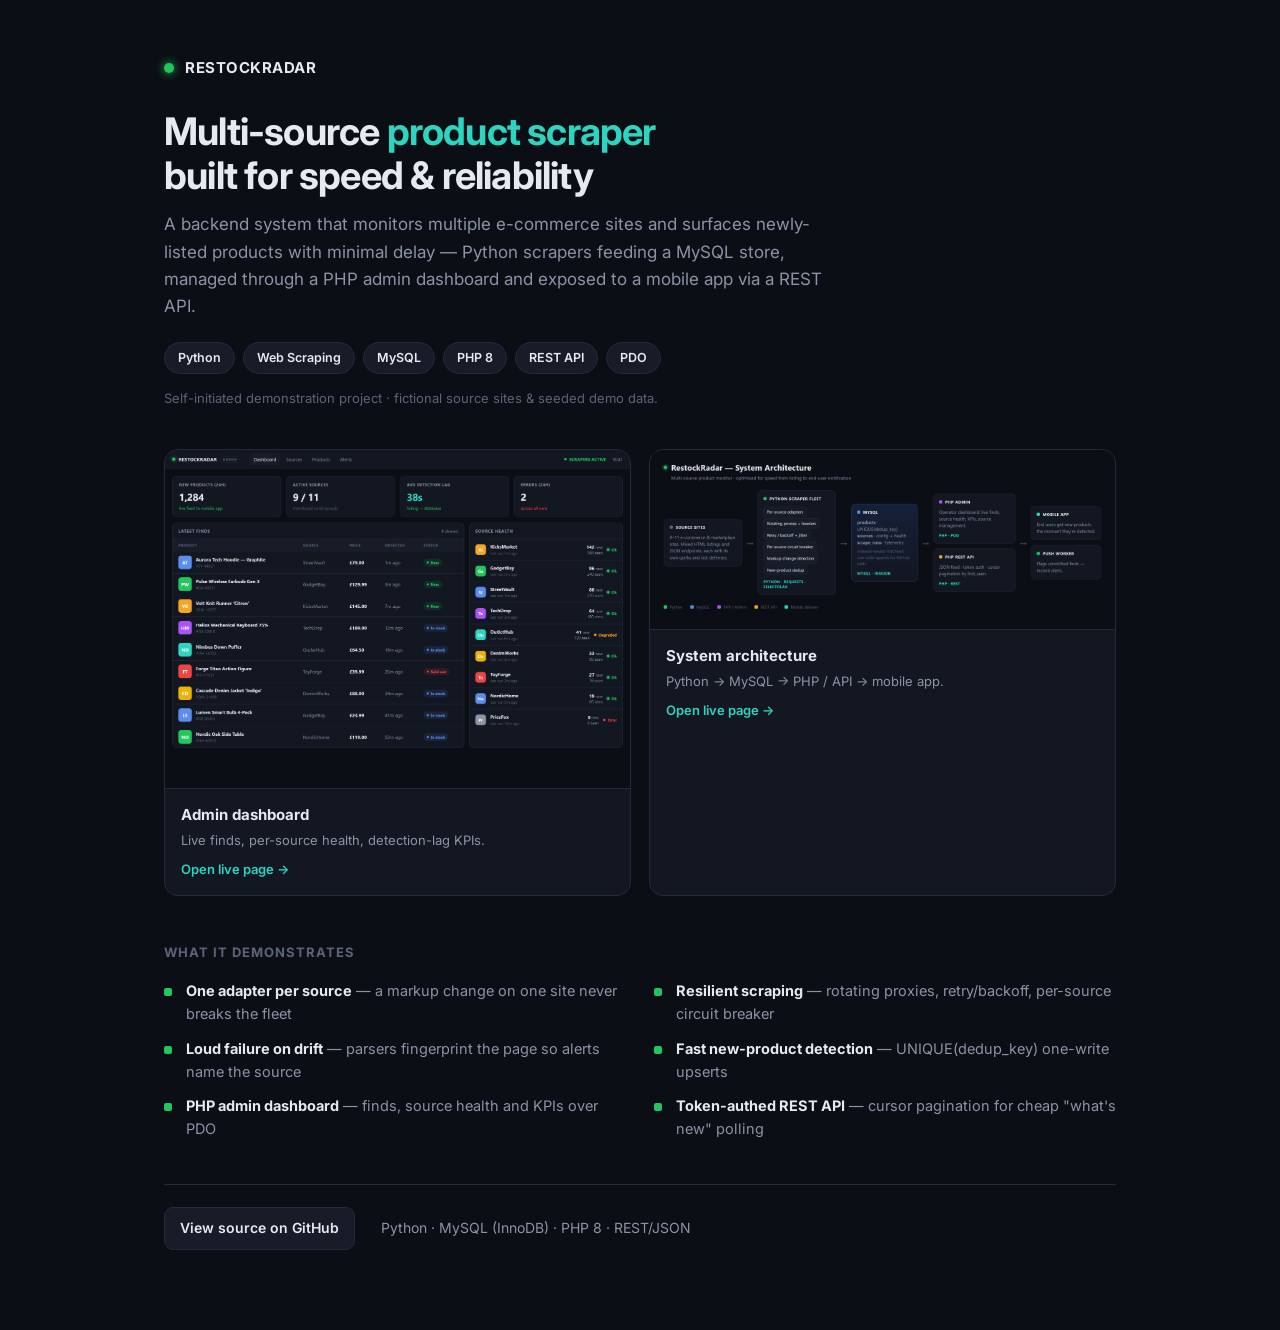
<file: index.html>
<!doctype html>
<html lang="en"><head>
<meta charset="utf-8"><meta name="viewport" content="width=device-width,initial-scale=1">
<title>RestockRadar &mdash; Multi-Source Product Scraper</title>
<meta name="description" content="A multi-source new-product scraper: Python scrapers, MySQL, PHP admin dashboard and REST API for a mobile app.">
<link rel="preconnect" href="https://fonts.googleapis.com"><link rel="preconnect" href="https://fonts.gstatic.com" crossorigin>
<link href="https://fonts.googleapis.com/css2?family=Inter:wght@400;500;600;700&display=swap" rel="stylesheet">
<style>
:root{--bg:#0b0e14;--panel:#131722;--panel2:#171c28;--border:#232a3a;--ink:#e6e9f0;
  --muted:#8b93a7;--faint:#5b6478;--green:#22c55e;--teal:#2dd4bf;--blue:#5b8def}
*{box-sizing:border-box;margin:0;padding:0;
  font-family:'Inter',-apple-system,BlinkMacSystemFont,'Segoe UI',Roboto,sans-serif}
body{background:var(--bg);color:var(--ink);line-height:1.6;-webkit-font-smoothing:antialiased}
a{color:var(--teal);text-decoration:none}
.wrap{max-width:1000px;margin:0 auto;padding:56px 24px 80px}
.brand{display:flex;align-items:center;gap:11px;font-weight:700;font-size:15px;letter-spacing:.5px;margin-bottom:30px}
.brand .dot{width:10px;height:10px;border-radius:50%;background:var(--green);box-shadow:0 0 10px var(--green)}
h1{font-size:38px;font-weight:700;letter-spacing:-.8px;line-height:1.15;margin-bottom:14px}
h1 .g{color:var(--teal)}
.lead{font-size:17px;color:var(--muted);max-width:680px;margin-bottom:22px}
.badges{display:flex;flex-wrap:wrap;gap:8px;margin-bottom:14px}
.badge{background:var(--panel2);border:1px solid var(--border);border-radius:20px;
  padding:5px 13px;font-size:12.5px;font-weight:600;color:var(--ink)}
.note{font-size:13px;color:var(--faint);margin-bottom:40px}
.demos{display:grid;grid-template-columns:1fr 1fr;gap:18px;margin-bottom:46px}
@media(max-width:760px){.demos{grid-template-columns:1fr}}
.demo{background:var(--panel);border:1px solid var(--border);border-radius:14px;overflow:hidden;
  transition:border-color .15s,transform .15s;display:block}
.demo:hover{border-color:var(--teal);transform:translateY(-2px)}
.demo img{width:100%;display:block;border-bottom:1px solid var(--border)}
.demo .cap{padding:14px 16px}
.demo .cap .t{font-weight:700;color:var(--ink);font-size:15px}
.demo .cap .d{color:var(--muted);font-size:13px;margin-top:3px}
.demo .cap .go{color:var(--teal);font-size:13px;font-weight:600;margin-top:8px;display:inline-block}
h2{font-size:13px;text-transform:uppercase;letter-spacing:1px;color:var(--faint);
  font-weight:700;margin:0 0 16px}
ul{list-style:none;display:grid;grid-template-columns:1fr 1fr;gap:11px 28px;margin-bottom:44px}
@media(max-width:760px){ul{grid-template-columns:1fr}}
li{position:relative;padding-left:22px;color:var(--ink);font-size:14.5px}
li::before{content:"";position:absolute;left:0;top:9px;width:8px;height:8px;border-radius:2px;background:var(--green)}
li b{color:var(--ink)} li span{color:var(--muted)}
.foot{border-top:1px solid var(--border);padding-top:22px;display:flex;flex-wrap:wrap;gap:10px 26px;
  align-items:center;font-size:14px;color:var(--muted)}
.btn{background:var(--panel2);border:1px solid var(--border);border-radius:9px;padding:9px 15px;
  font-weight:600;color:var(--ink)}
.btn:hover{border-color:var(--teal)}
</style></head>
<body><div class="wrap">

<div class="brand"><span class="dot"></span>RESTOCKRADAR</div>

<h1>Multi-source <span class="g">product scraper</span><br>built for speed &amp; reliability</h1>
<p class="lead">A backend system that monitors multiple e-commerce sites and surfaces newly-listed
products with minimal delay &mdash; Python scrapers feeding a MySQL store, managed through a PHP
admin dashboard and exposed to a mobile app via a REST API.</p>

<div class="badges">
  <span class="badge">Python</span><span class="badge">Web Scraping</span>
  <span class="badge">MySQL</span><span class="badge">PHP 8</span>
  <span class="badge">REST API</span><span class="badge">PDO</span>
</div>
<p class="note">Self-initiated demonstration project &middot; fictional source sites &amp; seeded demo data.</p>

<div class="demos">
  <a class="demo" href="admin/preview.html">
    <img src="screenshots/dashboard.png" alt="Admin dashboard">
    <div class="cap"><div class="t">Admin dashboard</div>
      <div class="d">Live finds, per-source health, detection-lag KPIs.</div>
      <span class="go">Open live page &rarr;</span></div>
  </a>
  <a class="demo" href="admin/architecture.html">
    <img src="screenshots/architecture.png" alt="System architecture">
    <div class="cap"><div class="t">System architecture</div>
      <div class="d">Python &rarr; MySQL &rarr; PHP / API &rarr; mobile app.</div>
      <span class="go">Open live page &rarr;</span></div>
  </a>
</div>

<h2>What it demonstrates</h2>
<ul>
  <li><b>One adapter per source</b> <span>&mdash; a markup change on one site never breaks the fleet</span></li>
  <li><b>Resilient scraping</b> <span>&mdash; rotating proxies, retry/backoff, per-source circuit breaker</span></li>
  <li><b>Loud failure on drift</b> <span>&mdash; parsers fingerprint the page so alerts name the source</span></li>
  <li><b>Fast new-product detection</b> <span>&mdash; UNIQUE(dedup_key) one-write upserts</span></li>
  <li><b>PHP admin dashboard</b> <span>&mdash; finds, source health and KPIs over PDO</span></li>
  <li><b>Token-authed REST API</b> <span>&mdash; cursor pagination for cheap "what's new" polling</span></li>
</ul>

<div class="foot">
  <a class="btn" href="https://github.com/pappymorreto/RestockRadar">View source on GitHub</a>
  <span>Python &middot; MySQL (InnoDB) &middot; PHP 8 &middot; REST/JSON</span>
</div>

</div></body></html>
</file>
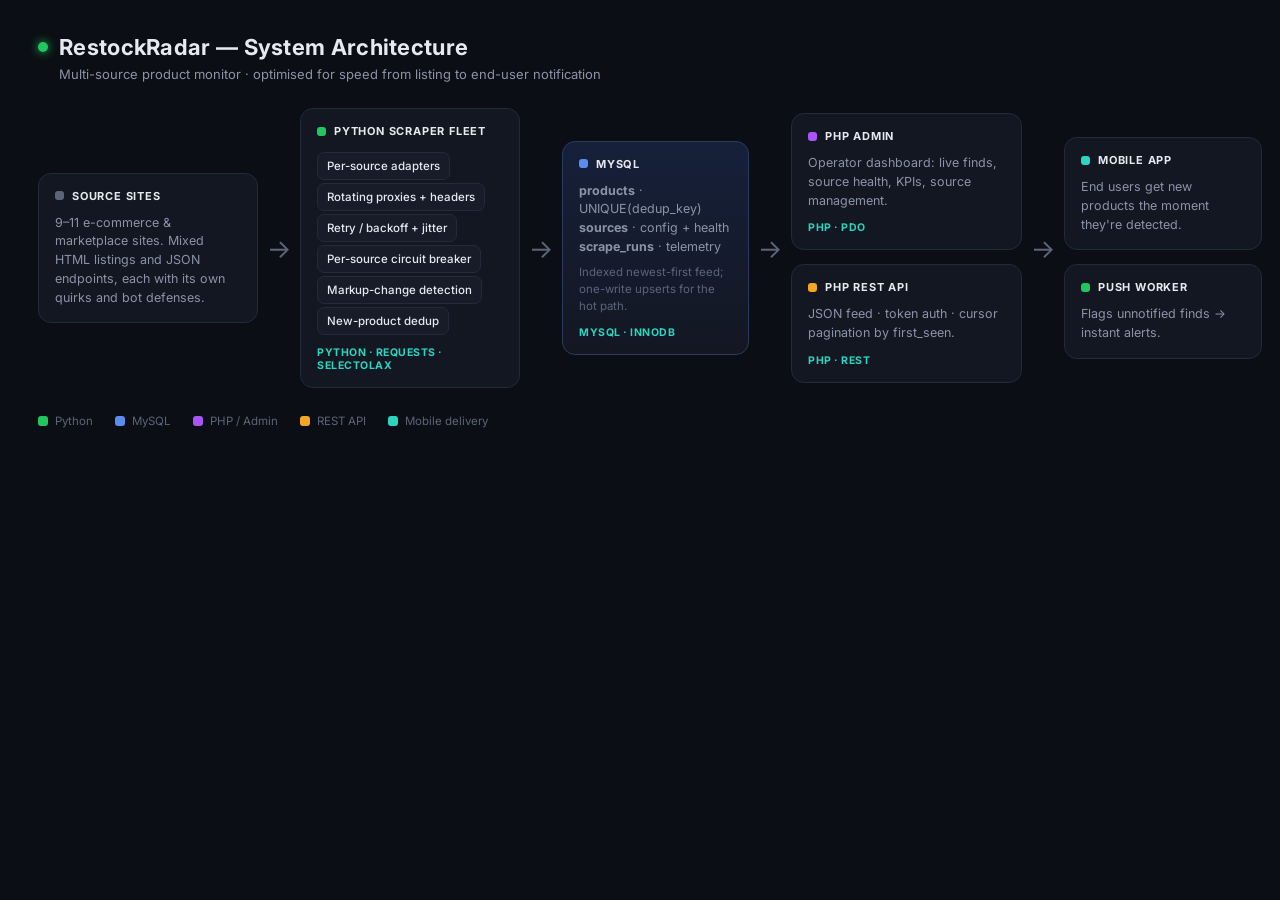
<file: admin/architecture.html>
<!doctype html>
<html lang="en"><head><meta charset="utf-8"><meta name="viewport" content="width=device-width,initial-scale=1">
<title>RestockRadar &mdash; System Architecture</title>
<link rel="preconnect" href="https://fonts.googleapis.com"><link rel="preconnect" href="https://fonts.gstatic.com" crossorigin>
<link href="https://fonts.googleapis.com/css2?family=Inter:wght@400;500;600;700&display=swap" rel="stylesheet">
<style>
:root{--bg:#0b0e14;--panel:#131722;--panel2:#171c28;--border:#232a3a;--ink:#e6e9f0;
  --muted:#8b93a7;--faint:#5b6478;--green:#22c55e;--teal:#2dd4bf;--amber:#f5a623;
  --red:#ef4444;--blue:#5b8def;--purple:#a855f7}
*{box-sizing:border-box;margin:0;padding:0;font-family:'Inter',-apple-system,BlinkMacSystemFont,'Segoe UI',Roboto,sans-serif}
body{background:var(--bg);color:var(--ink);padding:34px 38px;width:1300px}
.head{display:flex;align-items:center;gap:11px;margin-bottom:6px}
.head .dot{width:10px;height:10px;border-radius:50%;background:var(--green);box-shadow:0 0 10px var(--green)}
.head h1{font-size:22px;font-weight:700;letter-spacing:.3px}
.sub{color:var(--muted);font-size:13px;margin-bottom:26px;margin-left:21px}
.flow{display:flex;align-items:stretch;gap:0}
.col{display:flex;flex-direction:column;gap:14px;justify-content:center;flex:1}
.arrow{display:flex;align-items:center;justify-content:center;color:var(--faint);
  font-size:26px;width:42px;flex:none}
.card{background:var(--panel);border:1px solid var(--border);border-radius:13px;padding:15px 16px}
.card .ttl{font-size:11px;text-transform:uppercase;letter-spacing:.8px;font-weight:700;
  display:flex;align-items:center;gap:8px;margin-bottom:11px}
.card .ttl .b{width:9px;height:9px;border-radius:3px}
.card .lead{font-size:12.5px;color:var(--muted);line-height:1.5}
.chip{display:inline-block;background:var(--panel2);border:1px solid var(--border);
  border-radius:7px;padding:6px 9px;font-size:11.5px;color:var(--ink);margin:3px 3px 0 0;font-weight:500}
.tech{margin-top:11px;font-size:10.5px;letter-spacing:.5px;font-weight:700;color:var(--teal);text-transform:uppercase}
.db{background:linear-gradient(180deg,#16203a,#131722);border-color:#2b3a5e}
.small{font-size:11.5px;color:var(--faint);margin-top:7px;line-height:1.5}
.stack{display:flex;flex-direction:column;gap:14px;flex:1;justify-content:center}
.legend{margin-top:26px;display:flex;gap:22px;color:var(--faint);font-size:11.5px}
.legend span{display:inline-flex;align-items:center;gap:7px}
.legend i{width:10px;height:10px;border-radius:3px;display:inline-block}
</style></head>
<body>
<div class="head"><span class="dot"></span><h1>RestockRadar &mdash; System Architecture</h1></div>
<div class="sub">Multi-source product monitor &middot; optimised for speed from listing to end-user notification</div>

<div class="flow">
  <div class="col">
    <div class="card">
      <div class="ttl"><span class="b" style="background:var(--faint)"></span>Source sites</div>
      <div class="lead">9&ndash;11 e-commerce &amp; marketplace sites. Mixed HTML listings and JSON endpoints, each with its own quirks and bot defenses.</div>
    </div>
  </div>

  <div class="arrow">&rarr;</div>

  <div class="col">
    <div class="card">
      <div class="ttl"><span class="b" style="background:var(--green)"></span>Python scraper fleet</div>
      <div>
        <span class="chip">Per-source adapters</span>
        <span class="chip">Rotating proxies + headers</span>
        <span class="chip">Retry / backoff + jitter</span>
        <span class="chip">Per-source circuit breaker</span>
        <span class="chip">Markup-change detection</span>
        <span class="chip">New-product dedup</span>
      </div>
      <div class="tech">Python &middot; requests &middot; selectolax</div>
    </div>
  </div>

  <div class="arrow">&rarr;</div>

  <div class="col" style="flex:.85">
    <div class="card db">
      <div class="ttl"><span class="b" style="background:var(--blue)"></span>MySQL</div>
      <div class="lead">
        <b>products</b> &middot; UNIQUE(dedup_key)<br>
        <b>sources</b> &middot; config + health<br>
        <b>scrape_runs</b> &middot; telemetry
      </div>
      <div class="small">Indexed newest-first feed; one-write upserts for the hot path.</div>
      <div class="tech">MySQL &middot; InnoDB</div>
    </div>
  </div>

  <div class="arrow">&rarr;</div>

  <div class="col" style="flex:1.05">
    <div class="stack">
      <div class="card">
        <div class="ttl"><span class="b" style="background:var(--purple)"></span>PHP admin</div>
        <div class="lead">Operator dashboard: live finds, source health, KPIs, source management.</div>
        <div class="tech">PHP &middot; PDO</div>
      </div>
      <div class="card">
        <div class="ttl"><span class="b" style="background:var(--amber)"></span>PHP REST API</div>
        <div class="lead">JSON feed &middot; token auth &middot; cursor pagination by first_seen.</div>
        <div class="tech">PHP &middot; REST</div>
      </div>
    </div>
  </div>

  <div class="arrow">&rarr;</div>

  <div class="col" style="flex:.9">
    <div class="stack">
      <div class="card">
        <div class="ttl"><span class="b" style="background:var(--teal)"></span>Mobile app</div>
        <div class="lead">End users get new products the moment they're detected.</div>
      </div>
      <div class="card">
        <div class="ttl"><span class="b" style="background:var(--green)"></span>Push worker</div>
        <div class="lead">Flags unnotified finds &rarr; instant alerts.</div>
      </div>
    </div>
  </div>
</div>

<div class="legend">
  <span><i style="background:var(--green)"></i>Python</span>
  <span><i style="background:var(--blue)"></i>MySQL</span>
  <span><i style="background:var(--purple)"></i>PHP / Admin</span>
  <span><i style="background:var(--amber)"></i>REST API</span>
  <span><i style="background:var(--teal)"></i>Mobile delivery</span>
</div>
</body></html>
</file>
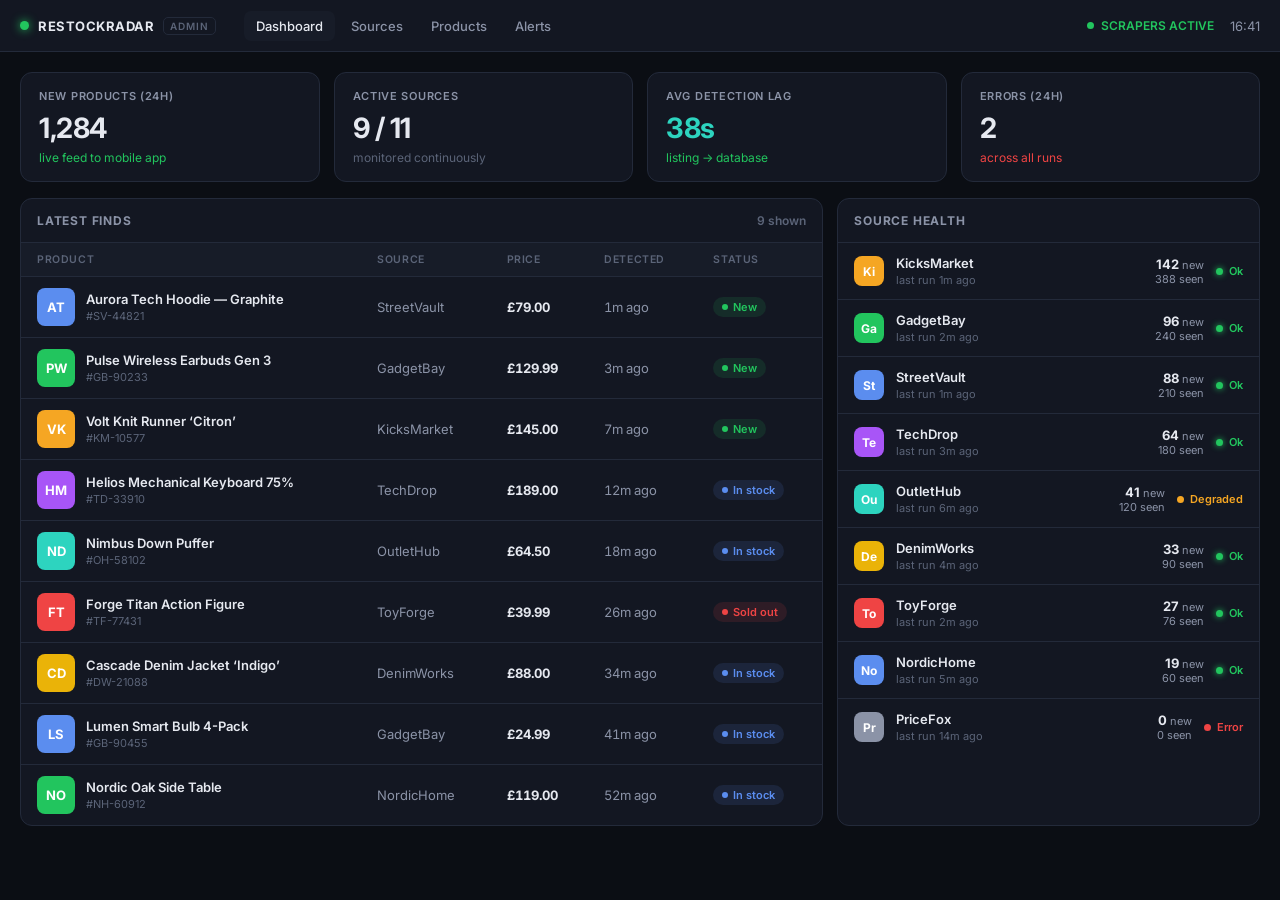
<file: admin/preview.html>
<!doctype html>
<html lang="en"><head>
<meta charset="utf-8"><meta name="viewport" content="width=device-width,initial-scale=1">
<title>RestockRadar &mdash; Admin</title>
<link rel="preconnect" href="https://fonts.googleapis.com"><link rel="preconnect" href="https://fonts.gstatic.com" crossorigin>
<link href="https://fonts.googleapis.com/css2?family=Inter:wght@400;500;600;700&display=swap" rel="stylesheet">
<style>
:root{
  --bg:#0b0e14; --panel:#131722; --panel-2:#171c28; --border:#232a3a;
  --ink:#e6e9f0; --muted:#8b93a7; --faint:#5b6478;
  --green:#22c55e; --teal:#2dd4bf; --amber:#f5a623; --red:#ef4444; --blue:#5b8def;
}
*{box-sizing:border-box;margin:0;padding:0}
html,body{background:var(--bg);color:var(--ink);
  font-family:"Inter",-apple-system,BlinkMacSystemFont,"Segoe UI",Roboto,sans-serif;
  font-size:13px;-webkit-font-smoothing:antialiased}
a{color:inherit;text-decoration:none}
.topbar{display:flex;align-items:center;gap:18px;height:52px;padding:0 20px;
  background:var(--panel);border-bottom:1px solid var(--border)}
.brand{display:flex;align-items:center;gap:9px;font-weight:700;letter-spacing:.5px}
.brand .dot{width:9px;height:9px;border-radius:50%;background:var(--green);box-shadow:0 0 10px var(--green)}
.brand .tag{font-size:10px;color:var(--faint);font-weight:600;letter-spacing:1px;
  border:1px solid var(--border);padding:2px 6px;border-radius:5px}
.topbar nav{display:flex;gap:4px;margin-left:10px}
.topbar nav a{padding:7px 12px;border-radius:7px;color:var(--muted);font-weight:500}
.topbar nav a.active{background:var(--panel-2);color:var(--ink)}
.topbar .right{margin-left:auto;display:flex;align-items:center;gap:16px;color:var(--muted)}
.live{display:flex;align-items:center;gap:7px;color:var(--green);font-weight:600;font-size:12px}
.live .pulse{width:7px;height:7px;border-radius:50%;background:var(--green)}
.wrap{padding:20px;max-width:1320px;margin:0 auto}
.kpis{display:grid;grid-template-columns:repeat(4,1fr);gap:14px;margin-bottom:16px}
.kpi{background:var(--panel);border:1px solid var(--border);border-radius:12px;padding:16px 18px}
.kpi .label{color:var(--muted);font-size:11px;text-transform:uppercase;letter-spacing:.7px;font-weight:600}
.kpi .value{font-size:28px;font-weight:700;margin-top:8px;letter-spacing:-.5px}
.kpi .sub{font-size:12px;margin-top:5px;color:var(--faint)}
.kpi .sub.up{color:var(--green)} .kpi .sub.down{color:var(--red)}
.kpi .value.accent{color:var(--teal)}
.grid{display:grid;grid-template-columns:1.9fr 1fr;gap:14px}
.panel{background:var(--panel);border:1px solid var(--border);border-radius:12px;overflow:hidden}
.panel h2{font-size:12px;text-transform:uppercase;letter-spacing:.8px;color:var(--muted);
  padding:14px 16px;border-bottom:1px solid var(--border);display:flex;align-items:center;gap:8px;font-weight:700}
.panel h2 .count{margin-left:auto;color:var(--faint);font-weight:600;letter-spacing:0;text-transform:none}
table{width:100%;border-collapse:collapse}
thead th{font-size:10.5px;text-transform:uppercase;letter-spacing:.6px;color:var(--faint);
  text-align:left;padding:10px 16px;font-weight:600;background:var(--panel-2)}
tbody td{padding:11px 16px;border-top:1px solid var(--border);vertical-align:middle}
.prod{display:flex;align-items:center;gap:11px}
.thumb{width:38px;height:38px;border-radius:8px;flex:none;display:flex;align-items:center;
  justify-content:center;font-weight:700;font-size:13px;color:#fff}
.prod .name{font-weight:600} .prod .id{color:var(--faint);font-size:11px;margin-top:2px}
.price{font-weight:700;font-variant-numeric:tabular-nums}
.src{color:var(--muted)}
.when{color:var(--muted);font-variant-numeric:tabular-nums}
.pill{display:inline-flex;align-items:center;gap:5px;padding:3px 9px;border-radius:20px;font-size:11px;font-weight:600}
.pill.new{background:rgba(34,197,94,.12);color:var(--green)}
.pill.stock{background:rgba(91,141,239,.12);color:var(--blue)}
.pill.sold{background:rgba(239,68,68,.12);color:var(--red)}
.pill::before{content:"";width:6px;height:6px;border-radius:50%;background:currentColor}
.src-row{display:flex;align-items:center;gap:12px;padding:12px 16px;border-top:1px solid var(--border)}
.src-row:first-of-type{border-top:none}
.src-row .ico{width:30px;height:30px;border-radius:8px;display:flex;align-items:center;
  justify-content:center;font-weight:700;color:#fff;font-size:12px;flex:none}
.src-row .meta{flex:1;min-width:0}
.src-row .meta .nm{font-weight:600}
.src-row .meta .sb{color:var(--faint);font-size:11px;margin-top:2px}
.status{display:inline-flex;align-items:center;gap:6px;font-size:11px;font-weight:600}
.status .d{width:7px;height:7px;border-radius:50%}
.status.ok{color:var(--green)} .status.ok .d{background:var(--green);box-shadow:0 0 6px var(--green)}
.status.degraded{color:var(--amber)} .status.degraded .d{background:var(--amber)}
.status.error{color:var(--red)} .status.error .d{background:var(--red)}
.items{text-align:right;font-size:11px;color:var(--muted);min-width:78px}
.items b{color:var(--ink);font-size:13px}
</style></head><body>
<header class="topbar">
  <div class="brand"><span class="dot"></span>RESTOCKRADAR <span class="tag">ADMIN</span></div>
  <nav><a class="active">Dashboard</a><a>Sources</a><a>Products</a><a>Alerts</a></nav>
  <div class="right"><span class="live"><span class="pulse"></span>SCRAPERS ACTIVE</span><span>16:41</span></div>
</header>
<div class="wrap">
  <section class="kpis">
    <div class="kpi"><div class="label">New products (24h)</div><div class="value">1,284</div><div class="sub up">live feed to mobile app</div></div>
    <div class="kpi"><div class="label">Active sources</div><div class="value">9 / 11</div><div class="sub">monitored continuously</div></div>
    <div class="kpi"><div class="label">Avg detection lag</div><div class="value accent">38s</div><div class="sub up">listing &rarr; database</div></div>
    <div class="kpi"><div class="label">Errors (24h)</div><div class="value">2</div><div class="sub down">across all runs</div></div>
  </section>
  <div class="grid">
    <div class="panel">
      <h2>Latest finds <span class="count">9 shown</span></h2>
      <table><thead><tr><th>Product</th><th>Source</th><th>Price</th><th>Detected</th><th>Status</th></tr></thead><tbody>
        <tr><td><div class="prod"><div class="thumb" style="background:#5b8def">AT</div><div><div class="name">Aurora Tech Hoodie &mdash; Graphite</div><div class="id">#SV-44821</div></div></div></td><td class="src">StreetVault</td><td class="price">&pound;79.00</td><td class="when">1m ago</td><td><span class="pill new">New</span></td></tr>
        <tr><td><div class="prod"><div class="thumb" style="background:#22c55e">PW</div><div><div class="name">Pulse Wireless Earbuds Gen 3</div><div class="id">#GB-90233</div></div></div></td><td class="src">GadgetBay</td><td class="price">&pound;129.99</td><td class="when">3m ago</td><td><span class="pill new">New</span></td></tr>
        <tr><td><div class="prod"><div class="thumb" style="background:#f5a623">VK</div><div><div class="name">Volt Knit Runner &lsquo;Citron&rsquo;</div><div class="id">#KM-10577</div></div></div></td><td class="src">KicksMarket</td><td class="price">&pound;145.00</td><td class="when">7m ago</td><td><span class="pill new">New</span></td></tr>
        <tr><td><div class="prod"><div class="thumb" style="background:#a855f7">HM</div><div><div class="name">Helios Mechanical Keyboard 75%</div><div class="id">#TD-33910</div></div></div></td><td class="src">TechDrop</td><td class="price">&pound;189.00</td><td class="when">12m ago</td><td><span class="pill stock">In stock</span></td></tr>
        <tr><td><div class="prod"><div class="thumb" style="background:#2dd4bf">ND</div><div><div class="name">Nimbus Down Puffer</div><div class="id">#OH-58102</div></div></div></td><td class="src">OutletHub</td><td class="price">&pound;64.50</td><td class="when">18m ago</td><td><span class="pill stock">In stock</span></td></tr>
        <tr><td><div class="prod"><div class="thumb" style="background:#ef4444">FT</div><div><div class="name">Forge Titan Action Figure</div><div class="id">#TF-77431</div></div></div></td><td class="src">ToyForge</td><td class="price">&pound;39.99</td><td class="when">26m ago</td><td><span class="pill sold">Sold out</span></td></tr>
        <tr><td><div class="prod"><div class="thumb" style="background:#eab308">CD</div><div><div class="name">Cascade Denim Jacket &lsquo;Indigo&rsquo;</div><div class="id">#DW-21088</div></div></div></td><td class="src">DenimWorks</td><td class="price">&pound;88.00</td><td class="when">34m ago</td><td><span class="pill stock">In stock</span></td></tr>
        <tr><td><div class="prod"><div class="thumb" style="background:#5b8def">LS</div><div><div class="name">Lumen Smart Bulb 4-Pack</div><div class="id">#GB-90455</div></div></div></td><td class="src">GadgetBay</td><td class="price">&pound;24.99</td><td class="when">41m ago</td><td><span class="pill stock">In stock</span></td></tr>
        <tr><td><div class="prod"><div class="thumb" style="background:#22c55e">NO</div><div><div class="name">Nordic Oak Side Table</div><div class="id">#NH-60912</div></div></div></td><td class="src">NordicHome</td><td class="price">&pound;119.00</td><td class="when">52m ago</td><td><span class="pill stock">In stock</span></td></tr>
      </tbody></table>
    </div>
    <div class="panel">
      <h2>Source health</h2>
      <div class="src-row"><div class="ico" style="background:#f5a623">Ki</div><div class="meta"><div class="nm">KicksMarket</div><div class="sb">last run 1m ago</div></div><div class="items"><b>142</b> new<br>388 seen</div><div class="status ok"><span class="d"></span>Ok</div></div>
      <div class="src-row"><div class="ico" style="background:#22c55e">Ga</div><div class="meta"><div class="nm">GadgetBay</div><div class="sb">last run 2m ago</div></div><div class="items"><b>96</b> new<br>240 seen</div><div class="status ok"><span class="d"></span>Ok</div></div>
      <div class="src-row"><div class="ico" style="background:#5b8def">St</div><div class="meta"><div class="nm">StreetVault</div><div class="sb">last run 1m ago</div></div><div class="items"><b>88</b> new<br>210 seen</div><div class="status ok"><span class="d"></span>Ok</div></div>
      <div class="src-row"><div class="ico" style="background:#a855f7">Te</div><div class="meta"><div class="nm">TechDrop</div><div class="sb">last run 3m ago</div></div><div class="items"><b>64</b> new<br>180 seen</div><div class="status ok"><span class="d"></span>Ok</div></div>
      <div class="src-row"><div class="ico" style="background:#2dd4bf">Ou</div><div class="meta"><div class="nm">OutletHub</div><div class="sb">last run 6m ago</div></div><div class="items"><b>41</b> new<br>120 seen</div><div class="status degraded"><span class="d"></span>Degraded</div></div>
      <div class="src-row"><div class="ico" style="background:#eab308">De</div><div class="meta"><div class="nm">DenimWorks</div><div class="sb">last run 4m ago</div></div><div class="items"><b>33</b> new<br>90 seen</div><div class="status ok"><span class="d"></span>Ok</div></div>
      <div class="src-row"><div class="ico" style="background:#ef4444">To</div><div class="meta"><div class="nm">ToyForge</div><div class="sb">last run 2m ago</div></div><div class="items"><b>27</b> new<br>76 seen</div><div class="status ok"><span class="d"></span>Ok</div></div>
      <div class="src-row"><div class="ico" style="background:#5b8def">No</div><div class="meta"><div class="nm">NordicHome</div><div class="sb">last run 5m ago</div></div><div class="items"><b>19</b> new<br>60 seen</div><div class="status ok"><span class="d"></span>Ok</div></div>
      <div class="src-row"><div class="ico" style="background:#8b93a7">Pr</div><div class="meta"><div class="nm">PriceFox</div><div class="sb">last run 14m ago</div></div><div class="items"><b>0</b> new<br>0 seen</div><div class="status error"><span class="d"></span>Error</div></div>
    </div>
  </div>
</div>
</body></html>
</file>
